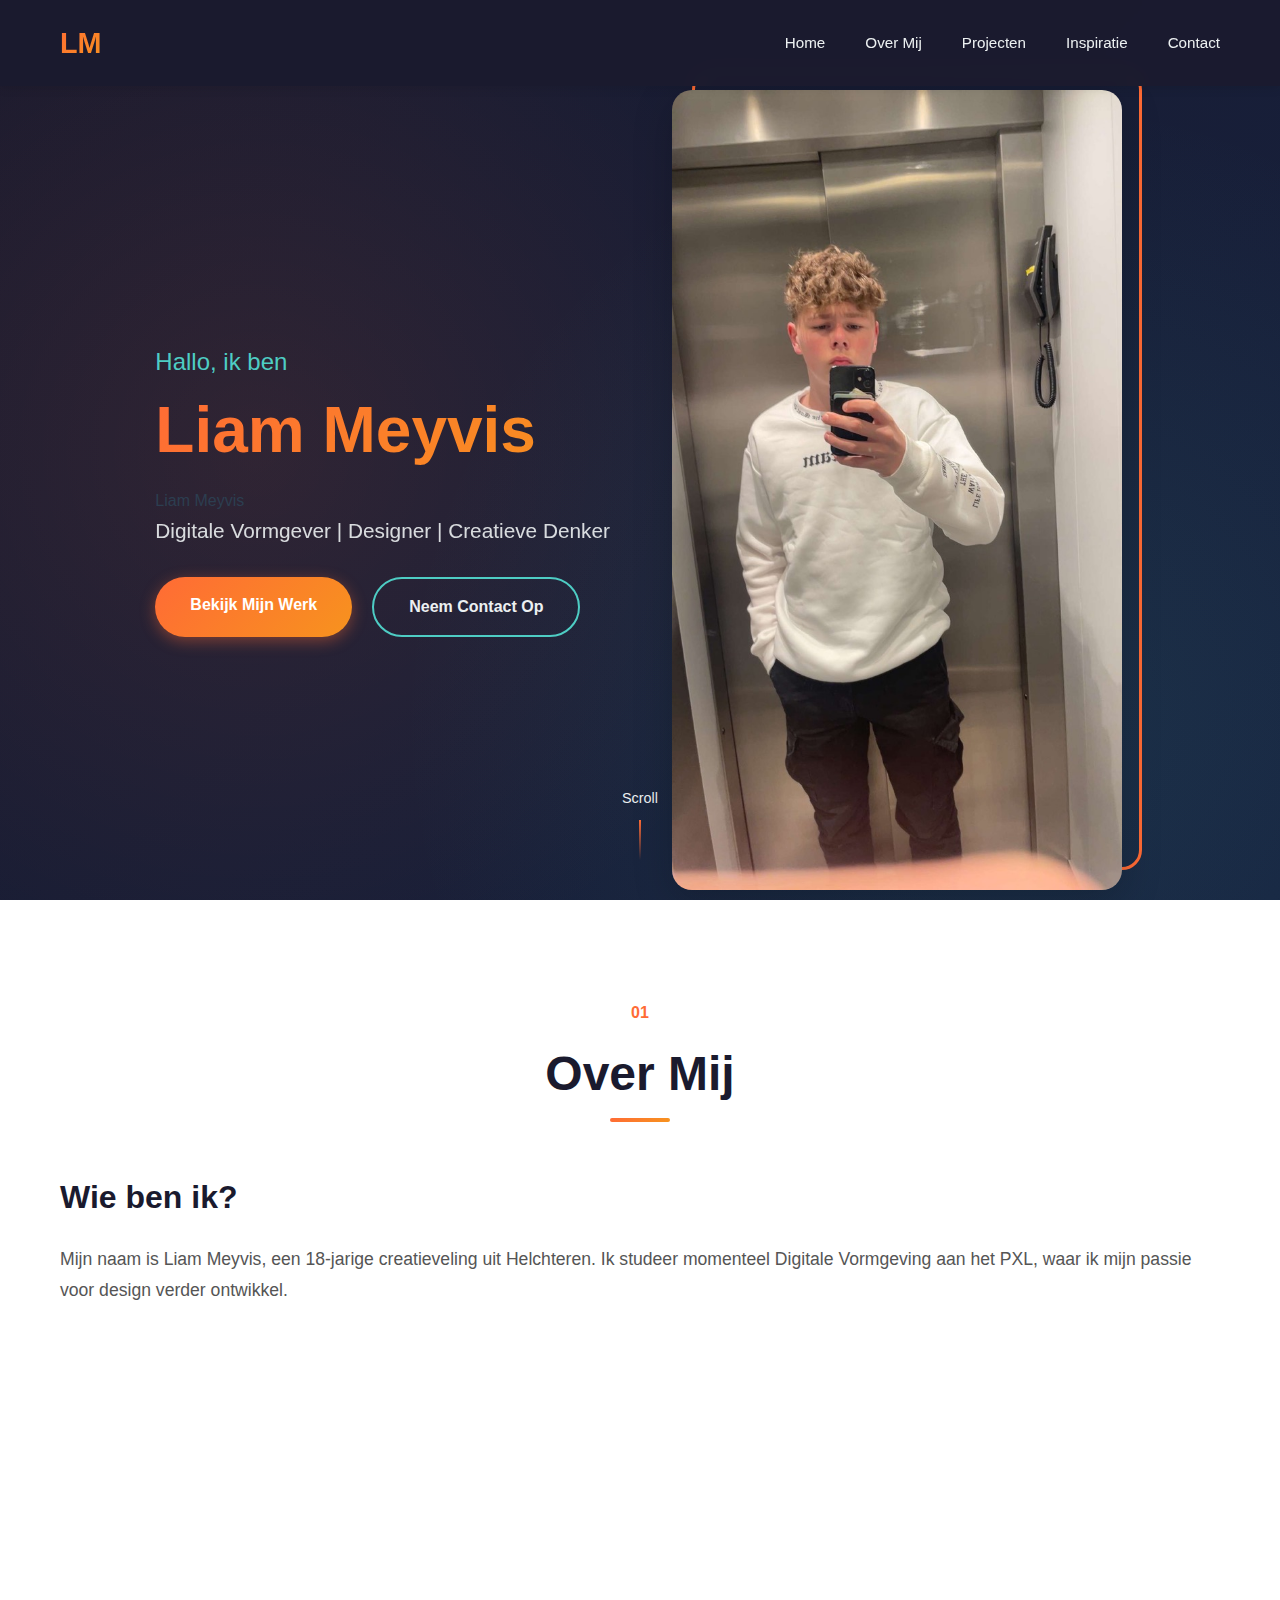
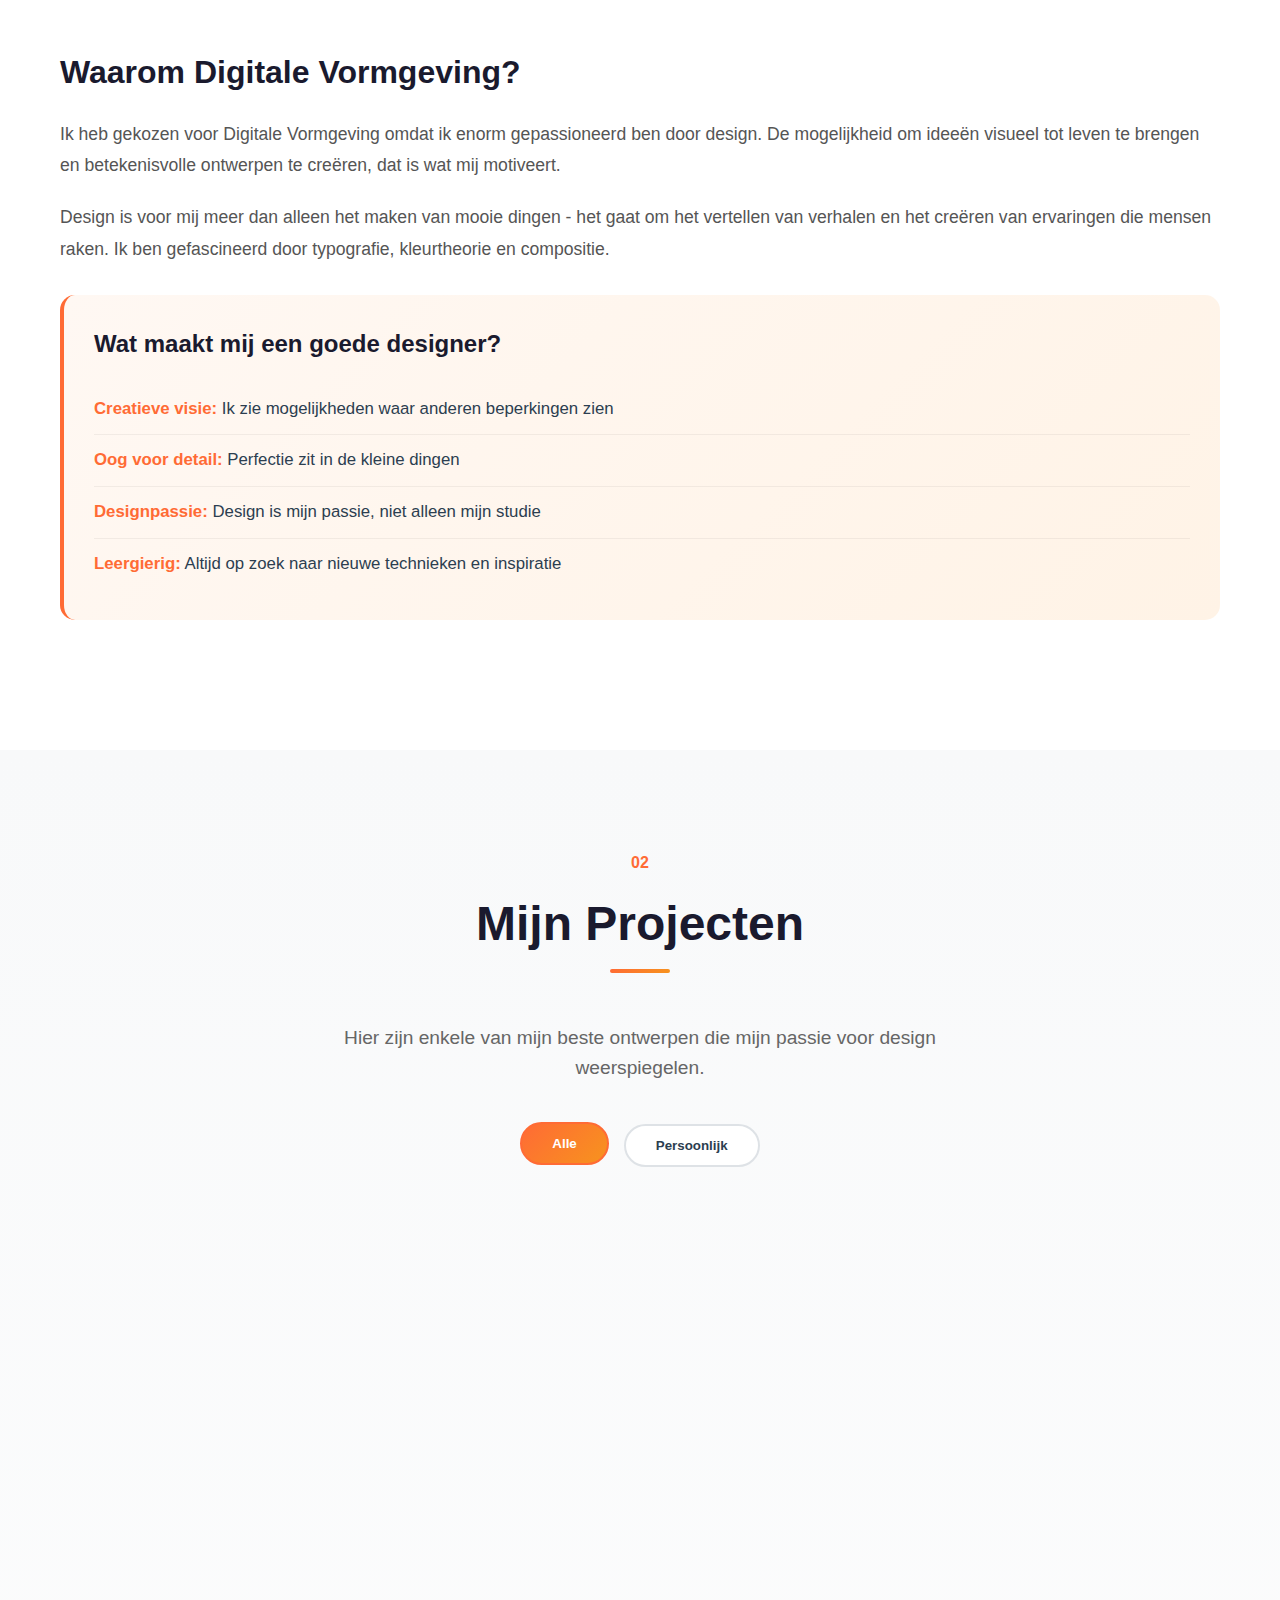
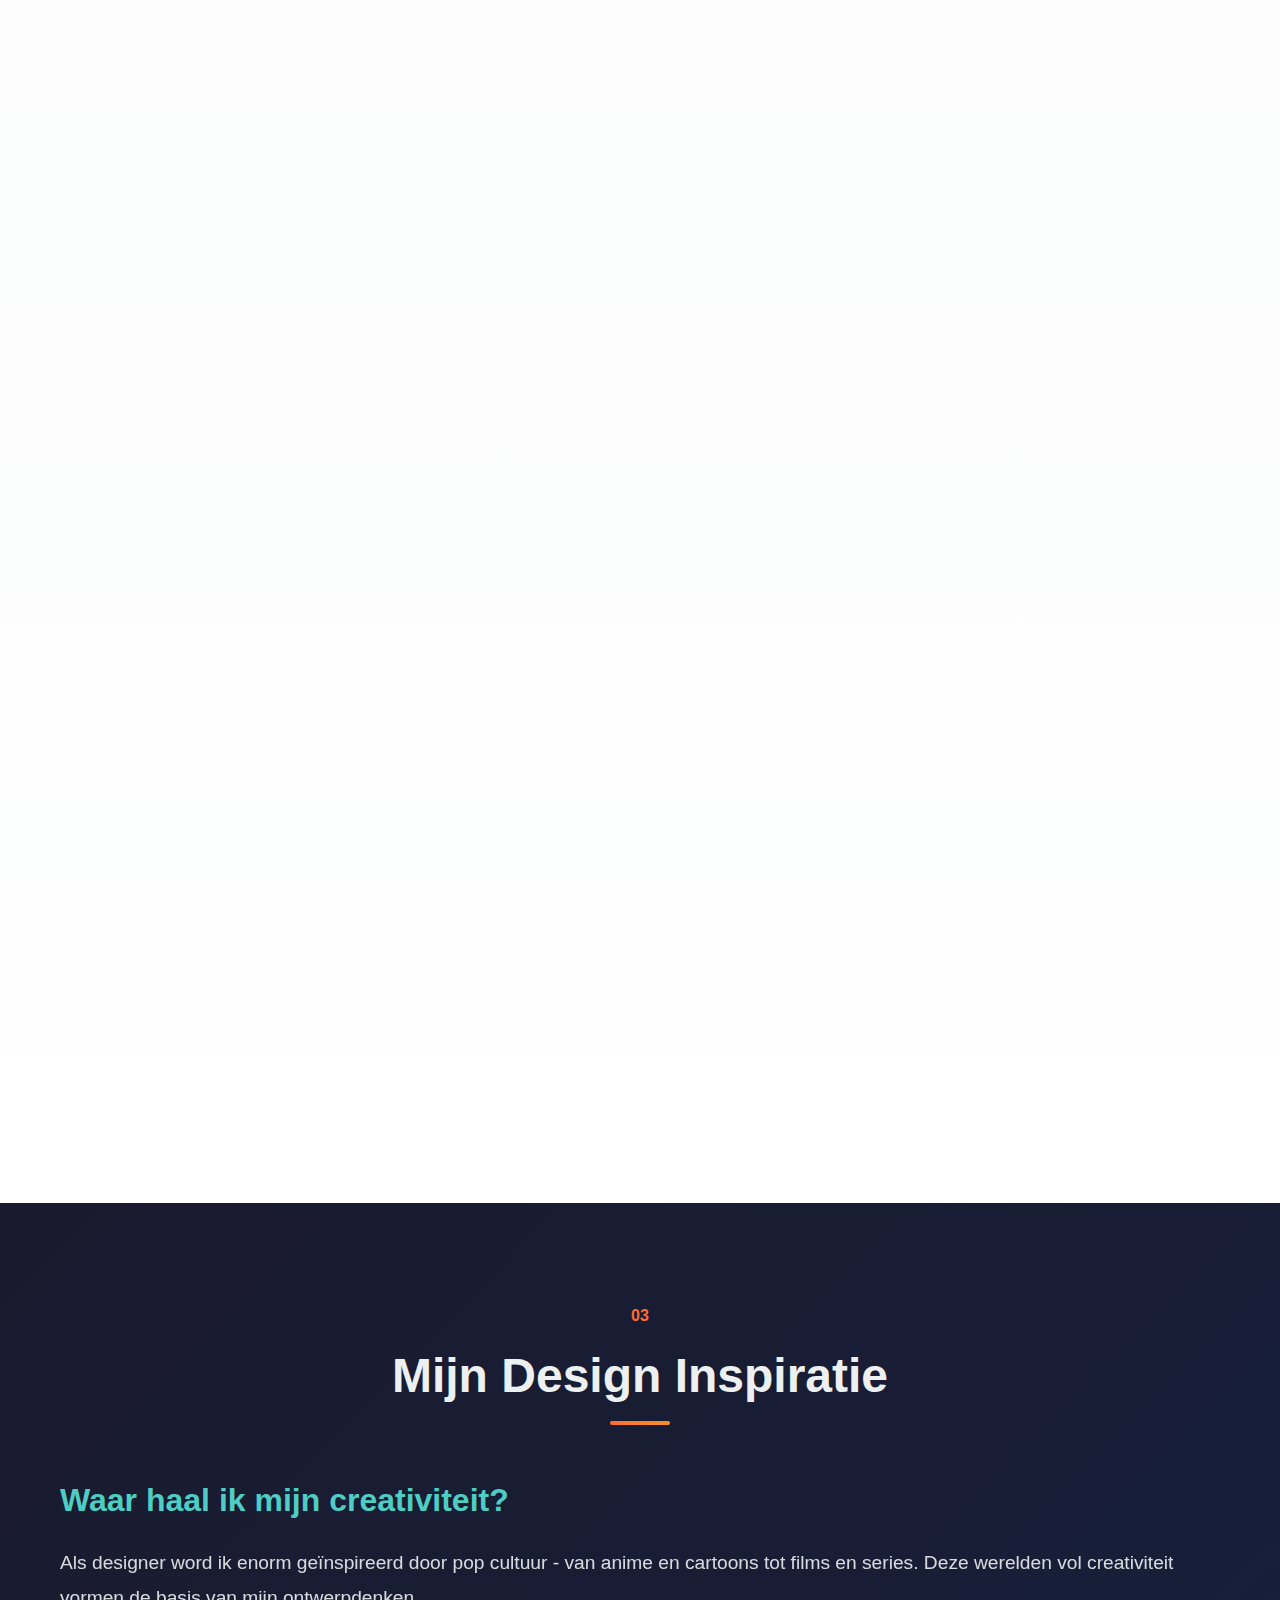
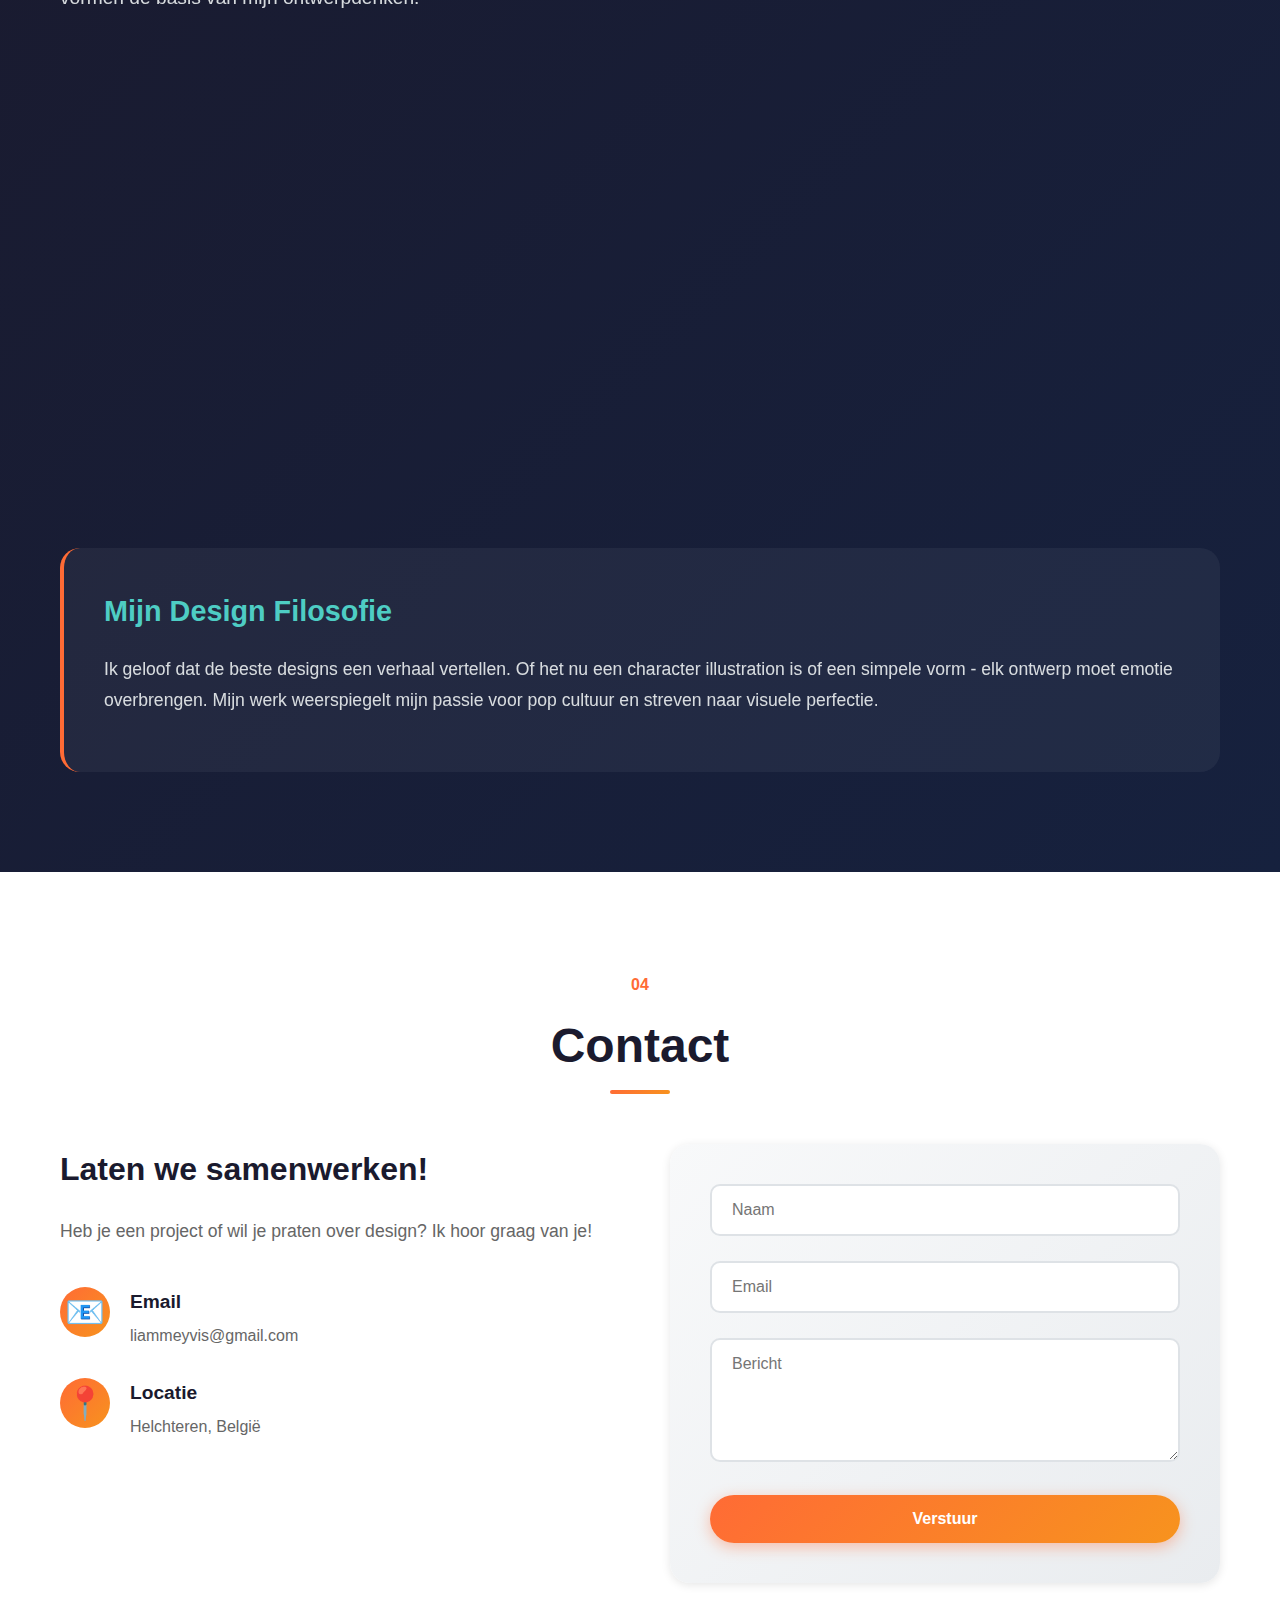
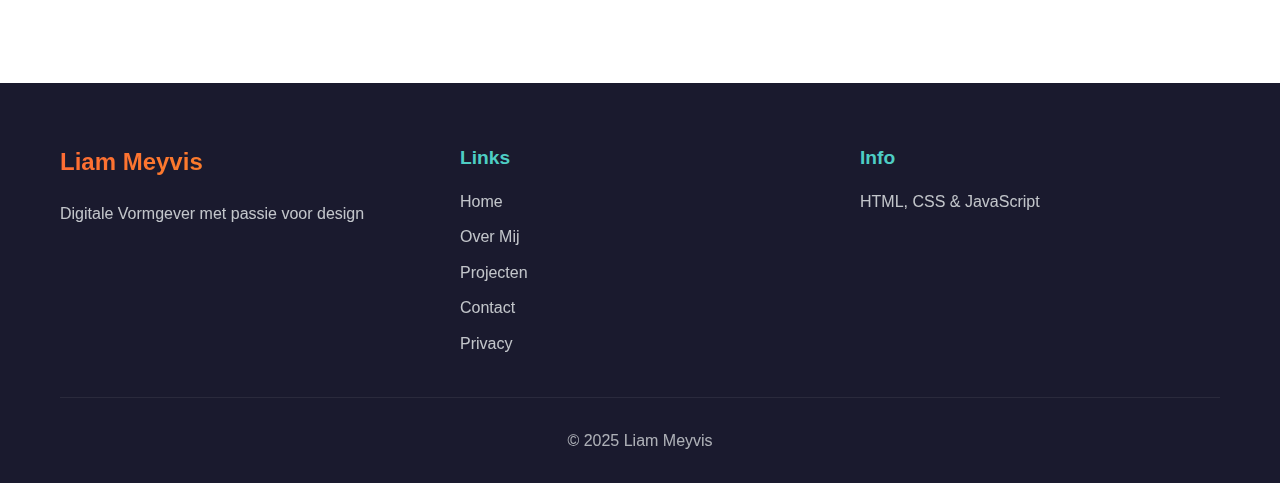
<file: index.html>
<!DOCTYPE html>
<html lang="nl">
<head>
    <meta charset="UTF-8">
    <meta name="viewport" content="width=device-width, initial-scale=1">
    <title>portfolio</title>
    <link href="style.css" rel="stylesheet">
    <script src="script.js" defer></script>
</head>
<body>
<!-- Navigation -->
<nav class="navbar">
    <div class="nav-container">
        <a href="#home" class="nav-logo">LM</a>
        <ul class="nav-menu">
            <li><a href="#home" class="nav-link">Home</a></li>
            <li><a href="#over" class="nav-link">Over Mij</a></li>
            <li><a href="#projecten" class="nav-link">Projecten</a></li>
            <li><a href="#interessant" class="nav-link">Inspiratie</a></li>
            <li><a href="#contact" class="nav-link">Contact</a></li>
        </ul>
        <div class="hamburger">
            <span></span>
            <span></span>
            <span></span>
        </div>
    </div>
</nav>

<!-- Hero Section -->
<header id="home" class="hero">
    <div class="hero-background"></div>
    <div class="hero-content">
        <div class="hero-text">
            <h1 class="hero-title">
                <span class="title-line">Hallo, ik ben</span>
                <span class="title-name">Liam Meyvis</span>
            </h1>
            <p>Liam Meyvis</p>
            <p class="hero-subtitle">Digitale Vormgever | Designer | Creatieve Denker</p>
            <div class="hero-buttons">
                <a href="#projecten" class="btn btn-primary">Bekijk Mijn Werk</a>
                <a href="#contact" class="btn btn-secondary">Neem Contact Op</a>
            </div>
        </div>
        <div class="hero-image">
            <div class="image-wrapper">
                <img src="img/Liam.jpeg" alt="Liam Meyvis" class="profile-image">
                <div class="image-decoration"></div>
            </div>
        </div>
    </div>
    <div class="scroll-indicator">
        <span>Scroll</span>
        <div class="scroll-line"></div>
    </div>
</header>

<!-- Over Mij Section -->
<section id="over" class="about-section">
    <div class="container">
        <div class="section-header">
            <span class="section-number">01</span>
            <h2 class="section-title">Over Mij</h2>
        </div>

        <div class="about-content">
            <div class="about-text">
                <h3>Wie ben ik?</h3>
                <p>Mijn naam is Liam Meyvis, een 18-jarige creatieveling uit Helchteren. Ik studeer momenteel Digitale
                    Vormgeving aan het
                    PXL, waar ik mijn passie voor design verder ontwikkel.</p>

                <div class="info-cards">
                    <div class="info-card">
                        <div class="info-icon">📍</div>
                        <h4>Locatie</h4>
                        <p>Helchteren, België</p>
                    </div>
                    <div class="info-card">
                        <div class="info-icon">🎓</div>
                        <h4>Opleiding</h4>
                        <p>Digitale Vormgeving - PXL</p>
                    </div>
                    <div class="info-card">
                        <div class="info-icon">🎨</div>
                        <h4>Leeftijd</h4>
                        <p>18 jaar</p>
                    </div>
                </div>
            </div>

            <div class="about-text">
                <h3>Waarom Digitale Vormgeving?</h3>
                <p>Ik heb gekozen voor Digitale Vormgeving omdat ik enorm gepassioneerd ben door design. De mogelijkheid
                    om ideeën visueel tot leven te brengen en betekenisvolle ontwerpen te creëren, dat is wat mij
                    motiveert.</p>

                <p>Design is voor mij meer dan alleen het maken van mooie dingen - het gaat om het vertellen van
                    verhalen en het creëren van ervaringen die mensen raken. Ik ben gefascineerd door typografie,
                    kleurtheorie en compositie.</p>

                <div class="skills-list">
                    <h4>Wat maakt mij een goede designer?</h4>
                    <ul>
                        <li><strong>Creatieve visie:</strong> Ik zie mogelijkheden waar anderen beperkingen zien</li>
                        <li><strong>Oog voor detail:</strong> Perfectie zit in de kleine dingen</li>
                        <li><strong>Designpassie:</strong> Design is mijn passie, niet alleen mijn studie</li>
                        <li><strong>Leergierig:</strong> Altijd op zoek naar nieuwe technieken en inspiratie</li>
                    </ul>
                </div>
                
            </div>
        </div>
    </div>
</section>

<!-- Projecten Section -->
<section id="projecten" class="projects-section">
    <div class="container">
        <div class="section-header">
            <span class="section-number">02</span>
            <h2 class="section-title">Mijn Projecten</h2>
        </div>

        <p class="section-intro">Hier zijn enkele van mijn beste ontwerpen die mijn passie voor design
            weerspiegelen.</p>

        <div class="projects-filter">
            <button class="filter-btn active" data-filter="all">Alle</button>
            <button class="filter-btn" data-filter="personal">Persoonlijk</button>
        </div>

        <div class="projects-grid">
            <!-- Project 1 -->
            <article class="project-card" data-category="personal">
                <div class="project-image">
                    <img src="img/bartsimpson.jpeg" alt="Bart Simpson Design" class="project-img">
                    <div class="project-overlay">
                        <span class="project-tag">Persoonlijk</span>
                    </div>
                </div>
                <div class="project-info">
                    <h3>Character Design: Bart Simpson</h3>
                    <p class="project-course">Vak: Grafische Vormgeving - Vectorillustraties</p>
                    <p class="project-description">Voor dit project heb ik een iconische cartoon character gerecreëerd
                        in minimalistische stijl. Het doel was om de essentie te vangen met simpele vormen en felle
                        kleuren. Ik werkte met vectoren voor een schaalbaar en clean design.</p>
                    <div class="project-details">
                        <span class="detail-item">📅 2025</span>
                        <span class="detail-item">🎨 Vector Design</span>
                    </div>
                </div>
            </article>

            <!-- Project 2 -->
            <article class="project-card" data-category="personal">
                <div class="project-image">
                    <img src="img/naruto.jpeg" alt="Naruto Design" class="project-img">
                    <div class="project-overlay">
                        <span class="project-tag">Persoonlijk</span>
                    </div>
                </div>
                <div class="project-info">
                    <h3>Anime Fan Art: Naruto</h3>
                    <p class="project-course">Persoonlijk Project - Character Illustration</p>
                    <p class="project-description">Als anime fan maakte ik deze Naruto illustratie in mijn eigen
                        grafische stijl. Dit liet me experimenteren met anime aesthetics en flat design. De gele
                        achtergrond weerspiegelt de energie van het personage.</p>
                    <div class="project-details">
                        <span class="detail-item">📅 2025</span>
                        <span class="detail-item">🎨 Digital Art</span>
                    </div>
                </div>
            </article>

            <!-- Project 3 -->
            <article class="project-card" data-category="personal">
                <div class="project-image">
                    <img src="img/pikachu.jpeg" alt="Pikachu Design" class="project-img">
                    <div class="project-overlay">
                        <span class="project-tag">Persoonlijk</span>
                    </div>
                </div>
                <div class="project-info">
                    <h3>Pokemon Character: Pikachu</h3>
                    <p class="project-course">Persoonlijk Project - Pop Culture Design</p>
                    <p class="project-description">Een van mijn favoriete projecten waar ik Pikachu tekende in speelse,
                        minimalistische stijl. Ik wilde de schattigheid behouden met eenvoudige vormen en heldere
                        kleuren. De rode pet voegt een leuke touch toe.</p>
                    <div class="project-details">
                        <span class="detail-item">📅 2025</span>
                        <span class="detail-item">🎨 Character Design</span>
                    </div>
                </div>
            </article>

            <!-- Project 4 -->
            <article class="project-card" data-category="personal">
                <div class="project-image">
                    <img src="img/henrydanger.jpeg" alt="Henry Danger Poster" class="project-img">
                    <div class="project-overlay">
                        <span class="project-tag">Persoonlijk</span>
                    </div>
                </div>
                <div class="project-info">
                    <h3>Superhero Poster Design</h3>
                    <p class="project-course">Vak: Grafische Vormgeving - Poster Design</p>
                    <p class="project-description">Voor dit project ontwierp ik een dynamische poster geïnspireerd
                        door superhelden. De uitdaging was een energieke uitstraling met sterk kleurcontrast tussen rood
                        en blauw. Dit leerde me over kleurtheorie en compositie.</p>
                    <div class="project-details">
                        <span class="detail-item">📅 2025</span>
                        <span class="detail-item">🎨 Poster Design</span>
                    </div>
                </div>
            </article>

            <!-- Project 5 -->
            <article class="project-card" data-category="personal">
                <div class="project-image">
                    <img src="img/scottmcall.jpeg" alt="Scott McCall Portrait" class="project-img">
                    <div class="project-overlay">
                        <span class="project-tag">Persoonlijk</span>
                    </div>
                </div>
                <div class="project-info">
                    <h3>Teen Wolf Character Portrait</h3>
                    <p class="project-course">Persoonlijk Project - Portrait Illustration</p>
                    <p class="project-description">Een minimalistische character portrait met donkere, dramatische
                        sfeer. Dit project focust op gezichtsdetails en expressie, met de rode ogen als mysterieus
                        element. Ik werkte met een beperkt kleurenpalet voor een stylistische illustratie.</p>
                    <div class="project-details">
                        <span class="detail-item">📅 2025</span>
                        <span class="detail-item">🎨 Portrait Art</span>
                    </div>
                </div>
            </article>

            <!-- Project 6 -->
            <article class="project-card" data-category="personal">
                <div class="project-image">
                    <img src="img/groot.jpeg" alt="Baby Groot" class="project-img">
                    <div class="project-overlay">
                        <span class="project-tag">Persoonlijk</span>
                    </div>
                </div>
                <div class="project-info">
                    <h3>Baby Groot Character Design</h3>
                    <p class="project-course">Persoonlijk Project - Marvel Fan Art</p>
                    <p class="project-description">Een schattige illustratie van Baby Groot in zijn pot. Dit combineert
                        mijn liefde voor Marvel met kawaii-stijl. Ik werkte met warme bruintinten en minimalistische
                        aanpak. Dit toont mijn veelzijdigheid in verschillende stijlen.</p>
                    <div class="project-details">
                        <span class="detail-item">📅 2025</span>
                        <span class="detail-item">🎨 Character Design</span>
                    </div>
                </div>
            </article>
        </div>
    </div>
</section>

<!-- Inspiratie Section - Speciale Sectie -->
<section id="interessant" class="special-section">
    <div class="container">
        <div class="section-header">
            <span class="section-number">03</span>
            <h2 class="section-title">Mijn Design Inspiratie</h2>
        </div>

        <div class="special-content">
            <h3>Waar haal ik mijn creativiteit?</h3>
            <p>Als designer word ik enorm geïnspireerd door pop cultuur - van anime en cartoons tot films en series.
                Deze werelden vol creativiteit vormen de basis van mijn ontwerpdenken.</p>

            <div class="inspiration-grid">
                <div class="inspiration-card">
                    <img src="img/appel.jpeg" alt="Design Elements" class="inspiration-img">
                    <h4>Eenvoud & Impact</h4>
                    <p>Simpele vormen kunnen krachtige statements maken. Deze appel toont hoe minimalisme en heldere
                        kleuren samen een memorabel design creëren.</p>
                </div>

                <div class="inspiration-card">
                    <img src="img/gtr.jpeg" alt="GTR Design" class="inspiration-img">
                    <h4>Dynamiek & Energie</h4>
                    <p>Van automotive design tot superhelden posters - ik hou van designs die beweging uitstralen. Felle
                        kleuren en scherpe lijnen creëren visuele spanning.</p>
                </div>
            </div>

            <div class="philosophy">
                <h4>Mijn Design Filosofie</h4>
                <p>Ik geloof dat de beste designs een verhaal vertellen. Of het nu een character illustration is of een
                    simpele vorm - elk ontwerp moet emotie overbrengen. Mijn werk weerspiegelt mijn passie voor pop
                    cultuur en streven naar visuele perfectie.</p>
            </div>
        </div>
    </div>
</section>

<!-- Contact Section -->
<section id="contact" class="contact-section">
    <div class="container">
        <div class="section-header">
            <span class="section-number">04</span>
            <h2 class="section-title">Contact</h2>
        </div>

        <div class="contact-content">
            <div class="contact-text">
                <h3>Laten we samenwerken!</h3>
                <p>Heb je een project of wil je praten over design? Ik hoor graag van je!</p>

                <div class="contact-info">
                    <div class="contact-item">
                        <span class="contact-icon">📧</span>
                        <div>
                            <h4>Email</h4>
                            <p>liammeyvis@gmail.com</p>
                        </div>
                    </div>
                    <div class="contact-item">
                        <span class="contact-icon">📍</span>
                        <div>
                            <h4>Locatie</h4>
                            <p>Helchteren, België</p>
                        </div>
                    </div>
                </div>
            </div>

            <div class="contact-form-wrapper">
                <form class="contact-form" id="contactForm">
                    <div class="form-group">
                        <input type="text" placeholder="Naam" required>
                    </div>
                    <div class="form-group">
                        <input type="email" placeholder="Email" required>
                    </div>
                    <div class="form-group">
                        <textarea rows="5" placeholder="Bericht" required></textarea>
                    </div>
                    <button type="submit" class="btn btn-primary">Verstuur</button>
                </form>
            </div>
        </div>
    </div>
</section>

<!-- Footer -->
<footer class="footer">
    <div class="container">
        <div class="footer-content">
            <div class="footer-section">
                <h3>Liam Meyvis</h3>
                <p>Digitale Vormgever met passie voor design</p>
            </div>

            <div class="footer-section">
                <h4>Links</h4>
                <ul class="footer-links">
                    <li><a href="#home">Home</a></li>
                    <li><a href="#over">Over Mij</a></li>
                    <li><a href="#projecten">Projecten</a></li>
                    <li><a href="#contact">Contact</a></li>
                    <li><a href="privacy.txt">Privacy</a></li>
                </ul>
            </div>

            <div class="footer-section">
                <h4>Info</h4>
                <p>HTML, CSS & JavaScript</p>
            </div>
        </div>

        <div class="footer-bottom">
            <p>&copy; 2025 Liam Meyvis</p>
        </div>
    </div>
</footer>
</body>
</html>
</file>
<file: style.css>
/* ========================================
   CSS VARIABLES & RESET
   ======================================== */

:root {
    /* Kleuren - Modern & Bold Palette */
    --primary-color: #FF6B35;
    --secondary-color: #F7931E;
    --accent-color: #4ECDC4;
    --dark: #1A1A2E;
    --dark-alt: #16213E;
    --light: #F8F9FA;
    --text-dark: #2C3E50;
    --text-light: #ECF0F1;
    --gradient: linear-gradient(135deg, #FF6B35 0%, #F7931E 100%);
    --gradient-alt: linear-gradient(135deg, #4ECDC4 0%, #44A08D 100%);

    /* Typography */
    --font-primary: 'Poppins', -apple-system, BlinkMacSystemFont, 'Segoe UI', sans-serif;
    --font-display: 'Montserrat', 'Poppins', sans-serif;

    /* Spacing */
    --section-padding: 100px 0;
    --container-padding: 0 20px;

    /* Transitions */
    --transition: all 0.3s cubic-bezier(0.4, 0, 0.2, 1);
    --transition-slow: all 0.5s cubic-bezier(0.4, 0, 0.2, 1);

    /* Shadows */
    --shadow-sm: 0 2px 10px rgba(0, 0, 0, 0.1);
    --shadow-md: 0 4px 20px rgba(0, 0, 0, 0.15);
    --shadow-lg: 0 10px 40px rgba(0, 0, 0, 0.2);
}

/* Reset */
* {
    margin: 0;
    padding: 0;
    box-sizing: border-box;
}

html {
    scroll-behavior: smooth;
    font-size: 16px;
}

body {
    font-family: var(--font-primary);
    color: var(--text-dark);
    line-height: 1.6;
    overflow-x: hidden;
    background-color: var(--light);
}

img {
    max-width: 100%;
    height: auto;
    display: block;
}

a {
    text-decoration: none;
    color: inherit;
    transition: var(--transition);
}

ul {
    list-style: none;
}

/* ========================================
   NAVIGATION
   ======================================== */

.navbar {
    position: fixed;
    top: 0;
    width: 100%;
    background: rgba(26, 26, 46, 0.95);
    backdrop-filter: blur(10px);
    z-index: 1000;
    padding: 20px 0;
    box-shadow: var(--shadow-sm);
    transition: var(--transition);
}

.navbar.scrolled {
    padding: 15px 0;
    background: rgba(26, 26, 46, 0.98);
}

.nav-container {
    max-width: 1200px;
    margin: 0 auto;
    padding: var(--container-padding);
    display: flex;
    justify-content: space-between;
    align-items: center;
}

.nav-logo {
    font-size: 1.8rem;
    font-weight: 700;
    font-family: var(--font-display);
    background: var(--gradient);
    -webkit-background-clip: text;
    -webkit-text-fill-color: transparent;
    background-clip: text;
}

.nav-menu {
    display: flex;
    gap: 40px;
    align-items: center;
}

.nav-link {
    color: var(--text-light);
    font-weight: 500;
    font-size: 0.95rem;
    position: relative;
    padding: 5px 0;
}

.nav-link::after {
    content: '';
    position: absolute;
    bottom: 0;
    left: 0;
    width: 0;
    height: 2px;
    background: var(--gradient);
    transition: width 0.3s ease;
}

.nav-link:hover::after,
.nav-link:focus::after {
    width: 100%;
}

/* Hamburger Menu */
.hamburger {
    display: none;
    flex-direction: column;
    gap: 5px;
    cursor: pointer;
    z-index: 1001;
}

.hamburger span {
    width: 25px;
    height: 3px;
    background: var(--primary-color);
    transition: var(--transition);
    border-radius: 2px;
}

/* ========================================
   HERO SECTION
   ======================================== */

.hero {
    min-height: 100vh;
    display: flex;
    align-items: center;
    justify-content: center;
    position: relative;
    padding-top: 80px;
    background: linear-gradient(135deg, #1A1A2E 0%, #16213E 100%);
    overflow: hidden;
}

.hero-background {
    position: absolute;
    top: 0;
    left: 0;
    width: 100%;
    height: 100%;
    background:
            radial-gradient(circle at 20% 50%, rgba(255, 107, 53, 0.1) 0%, transparent 50%),
            radial-gradient(circle at 80% 80%, rgba(78, 205, 196, 0.1) 0%, transparent 50%);
    z-index: 0;
}

.hero-content {
    max-width: 1200px;
    margin: 0 auto;
    padding: var(--container-padding);
    display: grid;
    grid-template-columns: 1fr 1fr;
    gap: 60px;
    align-items: center;
    position: relative;
    z-index: 1;
}

.hero-text {
    animation: fadeInUp 0.8s ease-out;
}

.title-line {
    display: block;
    font-size: 1.5rem;
    color: var(--accent-color);
    font-weight: 500;
    margin-bottom: 10px;
    animation: fadeInUp 0.8s ease-out 0.2s both;
}

.title-name {
    display: block;
    font-size: 4rem;
    font-family: var(--font-display);
    font-weight: 800;
    background: var(--gradient);
    -webkit-background-clip: text;
    -webkit-text-fill-color: transparent;
    background-clip: text;
    margin-bottom: 20px;
    line-height: 1.2;
    animation: fadeInUp 0.8s ease-out 0.4s both;
}

.hero-subtitle {
    font-size: 1.3rem;
    color: var(--text-light);
    margin-bottom: 30px;
    opacity: 0.9;
    animation: fadeInUp 0.8s ease-out 0.6s both;
}

.hero-buttons {
    display: flex;
    gap: 20px;
    flex-wrap: wrap;
    animation: fadeInUp 0.8s ease-out 0.8s both;
}

/* Buttons */
.btn {
    padding: 15px 35px;
    border-radius: 50px;
    font-weight: 600;
    font-size: 1rem;
    cursor: pointer;
    transition: var(--transition);
    border: none;
    display: inline-block;
}

.btn-primary {
    background: var(--gradient);
    color: white;
    box-shadow: 0 4px 15px rgba(255, 107, 53, 0.4);
}

.btn-primary:hover {
    transform: translateY(-3px);
    box-shadow: 0 6px 20px rgba(255, 107, 53, 0.6);
}

.btn-secondary {
    background: transparent;
    color: var(--text-light);
    border: 2px solid var(--accent-color);
}

.btn-secondary:hover {
    background: var(--accent-color);
    transform: translateY(-3px);
    box-shadow: 0 6px 20px rgba(78, 205, 196, 0.4);
}

/* Hero Image */
.hero-image {
    position: relative;
    animation: fadeInRight 0.8s ease-out 0.4s both;
}

.image-wrapper {
    position: relative;
    width: 100%;
    max-width: 450px;
    margin: 0 auto;
}

.profile-image {
    width: 100%;
    border-radius: 20px;
    box-shadow: var(--shadow-lg);
    position: relative;
    z-index: 2;
    transition: var(--transition-slow);
}

.profile-image:hover {
    transform: scale(1.05);
}

.image-decoration {
    position: absolute;
    top: -20px;
    right: -20px;
    width: 100%;
    height: 100%;
    border: 3px solid var(--primary-color);
    border-radius: 20px;
    z-index: 1;
    transition: var(--transition-slow);
}

.profile-image:hover + .image-decoration {
    transform: translate(10px, 10px);
}

/* Scroll Indicator */
.scroll-indicator {
    position: absolute;
    bottom: 40px;
    left: 50%;
    transform: translateX(-50%);
    display: flex;
    flex-direction: column;
    align-items: center;
    gap: 10px;
    color: var(--text-light);
    font-size: 0.9rem;
    animation: bounce 2s infinite;
}

.scroll-line {
    width: 2px;
    height: 40px;
    background: linear-gradient(to bottom, var(--primary-color), transparent);
}

/* ========================================
   CONTAINER & SECTIONS
   ======================================== */

.container {
    max-width: 1200px;
    margin: 0 auto;
    padding: var(--container-padding);
}

section {
    padding: var(--section-padding);
}

.section-header {
    text-align: center;
    margin-bottom: 60px;
}

.section-number {
    font-size: 1rem;
    color: var(--primary-color);
    font-weight: 700;
    display: block;
    margin-bottom: 10px;
}

.section-title {
    font-size: 3rem;
    font-family: var(--font-display);
    font-weight: 700;
    color: var(--dark);
    position: relative;
    display: inline-block;
}

.section-title::after {
    content: '';
    position: absolute;
    bottom: -10px;
    left: 50%;
    transform: translateX(-50%);
    width: 60px;
    height: 4px;
    background: var(--gradient);
    border-radius: 2px;
}

/* ========================================
   ABOUT SECTION
   ======================================== */

.about-section {
    background: white;
}

.about-content {
    display: grid;
    gap: 50px;
}

.about-text h3 {
    font-size: 2rem;
    color: var(--dark);
    margin-bottom: 20px;
    font-family: var(--font-display);
}

.about-text p {
    font-size: 1.1rem;
    line-height: 1.8;
    margin-bottom: 20px;
    color: #555;
}

.info-cards {
    display: grid;
    grid-template-columns: repeat(auto-fit, minmax(200px, 1fr));
    gap: 25px;
    margin: 40px 0;
}

.info-card {
    background: linear-gradient(135deg, #f8f9fa 0%, #e9ecef 100%);
    padding: 30px;
    border-radius: 15px;
    text-align: center;
    transition: var(--transition);
    border: 1px solid #dee2e6;
}

.info-card:hover {
    transform: translateY(-10px);
    box-shadow: var(--shadow-md);
}

.info-icon {
    font-size: 2.5rem;
    margin-bottom: 15px;
}

.info-card h4 {
    font-size: 1.2rem;
    color: var(--dark);
    margin-bottom: 10px;
}

.info-card p {
    font-size: 1rem;
    color: #666;
    margin: 0;
}

.skills-list {
    background: linear-gradient(135deg, #fff8f3 0%, #fff3e6 100%);
    padding: 30px;
    border-radius: 15px;
    border-left: 4px solid var(--primary-color);
    margin: 30px 0;
}

.skills-list h4 {
    font-size: 1.5rem;
    color: var(--dark);
    margin-bottom: 20px;
}

.skills-list ul {
    list-style: none;
}

.skills-list li {
    padding: 12px 0;
    border-bottom: 1px solid rgba(0, 0, 0, 0.05);
    font-size: 1.05rem;
}

.skills-list li:last-child {
    border-bottom: none;
}

.skills-list strong {
    color: var(--primary-color);
}

.honesty-note {
    background: #f8f9fa;
    padding: 20px;
    border-radius: 10px;
    border-left: 4px solid var(--accent-color);
    font-style: italic;
    color: #666;
}

/* ========================================
   PROJECTS SECTION
   ======================================== */

.projects-section {
    background: linear-gradient(180deg, #f8f9fa 0%, #ffffff 100%);
}

.section-intro {
    text-align: center;
    font-size: 1.2rem;
    color: #666;
    margin-bottom: 40px;
    max-width: 700px;
    margin-left: auto;
    margin-right: auto;
}

.projects-filter {
    display: flex;
    justify-content: center;
    gap: 15px;
    margin-bottom: 50px;
    flex-wrap: wrap;
}

.filter-btn {
    padding: 12px 30px;
    background: white;
    border: 2px solid #dee2e6;
    border-radius: 50px;
    font-weight: 600;
    cursor: pointer;
    transition: var(--transition);
    color: var(--text-dark);
}

.filter-btn:hover,
.filter-btn.active {
    background: var(--gradient);
    color: white;
    border-color: var(--primary-color);
    transform: translateY(-2px);
}

.projects-grid {
    display: grid;
    grid-template-columns: repeat(auto-fill, minmax(350px, 1fr));
    gap: 40px;
}

.project-card {
    background: white;
    border-radius: 20px;
    overflow: hidden;
    box-shadow: var(--shadow-sm);
    transition: var(--transition-slow);
}

.project-card:hover {
    transform: translateY(-10px);
    box-shadow: var(--shadow-lg);
}

.project-image {
    position: relative;
    overflow: hidden;
    height: 300px;
    background: #f8f9fa;
}

.project-img {
    width: 100%;
    height: 100%;
    object-fit: cover;
    transition: var(--transition-slow);
}

.project-card:hover .project-img {
    transform: scale(1.1);
}

.project-overlay {
    position: absolute;
    top: 20px;
    right: 20px;
    z-index: 2;
}

.project-tag {
    background: var(--gradient);
    color: white;
    padding: 8px 20px;
    border-radius: 50px;
    font-size: 0.85rem;
    font-weight: 600;
    box-shadow: var(--shadow-md);
}

.project-info {
    padding: 30px;
}

.project-info h3 {
    font-size: 1.5rem;
    color: var(--dark);
    margin-bottom: 10px;
    font-family: var(--font-display);
}

.project-course {
    color: var(--primary-color);
    font-weight: 600;
    font-size: 0.95rem;
    margin-bottom: 15px;
}

.project-description {
    color: #666;
    line-height: 1.7;
    margin-bottom: 20px;
}

.project-details {
    display: flex;
    flex-wrap: wrap;
    gap: 15px;
}

.detail-item {
    font-size: 0.9rem;
    color: #888;
    background: #f8f9fa;
    padding: 6px 15px;
    border-radius: 20px;
}

/* ========================================
   SPECIAL SECTION (INSPIRATIE)
   ======================================== */

.special-section {
    background: linear-gradient(135deg, var(--dark) 0%, var(--dark-alt) 100%);
    color: var(--text-light);
}

.special-section .section-title {
    color: var(--text-light);
}

.special-content h3 {
    font-size: 2rem;
    margin-bottom: 20px;
    color: var(--accent-color);
}

.special-content > p {
    font-size: 1.2rem;
    line-height: 1.8;
    margin-bottom: 50px;
    opacity: 0.9;
}

.inspiration-grid {
    display: grid;
    grid-template-columns: repeat(auto-fit, minmax(300px, 1fr));
    gap: 40px;
    margin-bottom: 50px;
}

.inspiration-card {
    background: rgba(255, 255, 255, 0.05);
    border-radius: 20px;
    overflow: hidden;
    backdrop-filter: blur(10px);
    border: 1px solid rgba(255, 255, 255, 0.1);
    transition: var(--transition);
}

.inspiration-card:hover {
    transform: translateY(-10px);
    border-color: var(--primary-color);
}

.inspiration-img {
    width: 100%;
    height: 250px;
    object-fit: cover;
}

.inspiration-card h4 {
    padding: 25px 25px 10px;
    font-size: 1.5rem;
    color: var(--primary-color);
}

.inspiration-card p {
    padding: 0 25px 25px;
    line-height: 1.7;
    opacity: 0.9;
}

.philosophy {
    background: rgba(255, 255, 255, 0.05);
    padding: 40px;
    border-radius: 20px;
    border-left: 4px solid var(--primary-color);
}

.philosophy h4 {
    font-size: 1.8rem;
    margin-bottom: 20px;
    color: var(--accent-color);
}

.philosophy p {
    font-size: 1.1rem;
    line-height: 1.8;
    margin-bottom: 15px;
    opacity: 0.9;
}

/* ========================================
   CONTACT SECTION
   ======================================== */

.contact-section {
    background: white;
}

.contact-content {
    display: grid;
    grid-template-columns: 1fr 1fr;
    gap: 60px;
    align-items: start;
}

.contact-text h3 {
    font-size: 2rem;
    color: var(--dark);
    margin-bottom: 20px;
}

.contact-text > p {
    font-size: 1.1rem;
    color: #666;
    margin-bottom: 40px;
    line-height: 1.8;
}

.contact-info {
    display: flex;
    flex-direction: column;
    gap: 30px;
}

.contact-item {
    display: flex;
    gap: 20px;
    align-items: flex-start;
}

.contact-icon {
    font-size: 2rem;
    width: 50px;
    height: 50px;
    background: var(--gradient);
    border-radius: 50%;
    display: flex;
    align-items: center;
    justify-content: center;
    flex-shrink: 0;
}

.contact-item h4 {
    font-size: 1.2rem;
    color: var(--dark);
    margin-bottom: 5px;
}

.contact-item p {
    color: #666;
    font-size: 1rem;
}

/* Contact Form */
.contact-form {
    background: linear-gradient(135deg, #f8f9fa 0%, #e9ecef 100%);
    padding: 40px;
    border-radius: 20px;
    box-shadow: var(--shadow-sm);
}

.form-group {
    margin-bottom: 25px;
}

.contact-form input,
.contact-form textarea {
    width: 100%;
    padding: 15px 20px;
    border: 2px solid #dee2e6;
    border-radius: 10px;
    font-size: 1rem;
    font-family: var(--font-primary);
    transition: var(--transition);
    background: white;
}

.contact-form input:focus,
.contact-form textarea:focus {
    outline: none;
    border-color: var(--primary-color);
    box-shadow: 0 0 0 3px rgba(255, 107, 53, 0.1);
}

.contact-form textarea {
    resize: vertical;
    min-height: 120px;
}

.contact-form button {
    width: 100%;
}

/* ========================================
   FOOTER
   ======================================== */

.footer {
    background: var(--dark);
    color: var(--text-light);
    padding: 60px 0 30px;
}

.footer-content {
    display: grid;
    grid-template-columns: repeat(auto-fit, minmax(250px, 1fr));
    gap: 40px;
    margin-bottom: 40px;
}

.footer-section h3 {
    font-size: 1.5rem;
    margin-bottom: 20px;
    background: var(--gradient);
    -webkit-background-clip: text;
    -webkit-text-fill-color: transparent;
    background-clip: text;
}

.footer-section h4 {
    font-size: 1.2rem;
    margin-bottom: 15px;
    color: var(--accent-color);
}

.footer-section p {
    opacity: 0.8;
    line-height: 1.6;
}

.footer-links {
    display: flex;
    flex-direction: column;
    gap: 10px;
}

.footer-links a {
    opacity: 0.8;
    transition: var(--transition);
}

.footer-links a:hover {
    opacity: 1;
    color: var(--primary-color);
    padding-left: 5px;
}

.footer-bottom {
    text-align: center;
    padding-top: 30px;
    border-top: 1px solid rgba(255, 255, 255, 0.1);
    opacity: 0.7;
}

/* ========================================
   ANIMATIONS
   ======================================== */

@keyframes fadeInUp {
    from {
        opacity: 0;
        transform: translateY(30px);
    }
    to {
        opacity: 1;
        transform: translateY(0);
    }
}

@keyframes fadeInRight {
    from {
        opacity: 0;
        transform: translateX(30px);
    }
    to {
        opacity: 1;
        transform: translateX(0);
    }
}

@keyframes bounce {
    0%, 20%, 50%, 80%, 100% {
        transform: translateY(0);
    }
    40% {
        transform: translateY(-10px);
    }
    60% {
        transform: translateY(-5px);
    }
}

/* ========================================
   RESPONSIVE DESIGN
   ======================================== */

@media (max-width: 968px) {
    .hero-content {
        grid-template-columns: 1fr;
        text-align: center;
    }

    .title-name {
        font-size: 3rem;
    }

    .hero-buttons {
        justify-content: center;
    }

    .image-wrapper {
        max-width: 350px;
    }

    .contact-content {
        grid-template-columns: 1fr;
    }

    .projects-grid {
        grid-template-columns: 1fr;
    }
}

@media (max-width: 768px) {
    .nav-menu {
        position: fixed;
        top: 0;
        right: -100%;
        width: 70%;
        height: 100vh;
        background: rgba(26, 26, 46, 0.98);
        backdrop-filter: blur(10px);
        flex-direction: column;
        justify-content: center;
        padding: 50px 30px;
        transition: right 0.3s ease;
        box-shadow: -5px 0 20px rgba(0, 0, 0, 0.3);
    }

    .nav-menu.active {
        right: 0;
    }

    .hamburger {
        display: flex;
    }

    .hamburger.active span:nth-child(1) {
        transform: rotate(45deg) translate(7px, 7px);
    }

    .hamburger.active span:nth-child(2) {
        opacity: 0;
    }

    .hamburger.active span:nth-child(3) {
        transform: rotate(-45deg) translate(7px, -7px);
    }

    .title-name {
        font-size: 2.5rem;
    }

    .hero-subtitle {
        font-size: 1.1rem;
    }

    .section-title {
        font-size: 2.5rem;
    }

    section {
        padding: 60px 0;
    }

    .info-cards {
        grid-template-columns: 1fr;
    }

    .inspiration-grid {
        grid-template-columns: 1fr;
    }
}

@media (max-width: 480px) {
    .title-name {
        font-size: 2rem;
    }

    .hero-subtitle {
        font-size: 1rem;
    }

    .btn {
        padding: 12px 25px;
        font-size: 0.9rem;
    }

    .section-title {
        font-size: 2rem;
    }

    .projects-grid {
        grid-template-columns: 1fr;
        gap: 30px;
    }

    .project-image {
        height: 250px;
    }

    .contact-form {
        padding: 30px 20px;
    }
}
</file>
